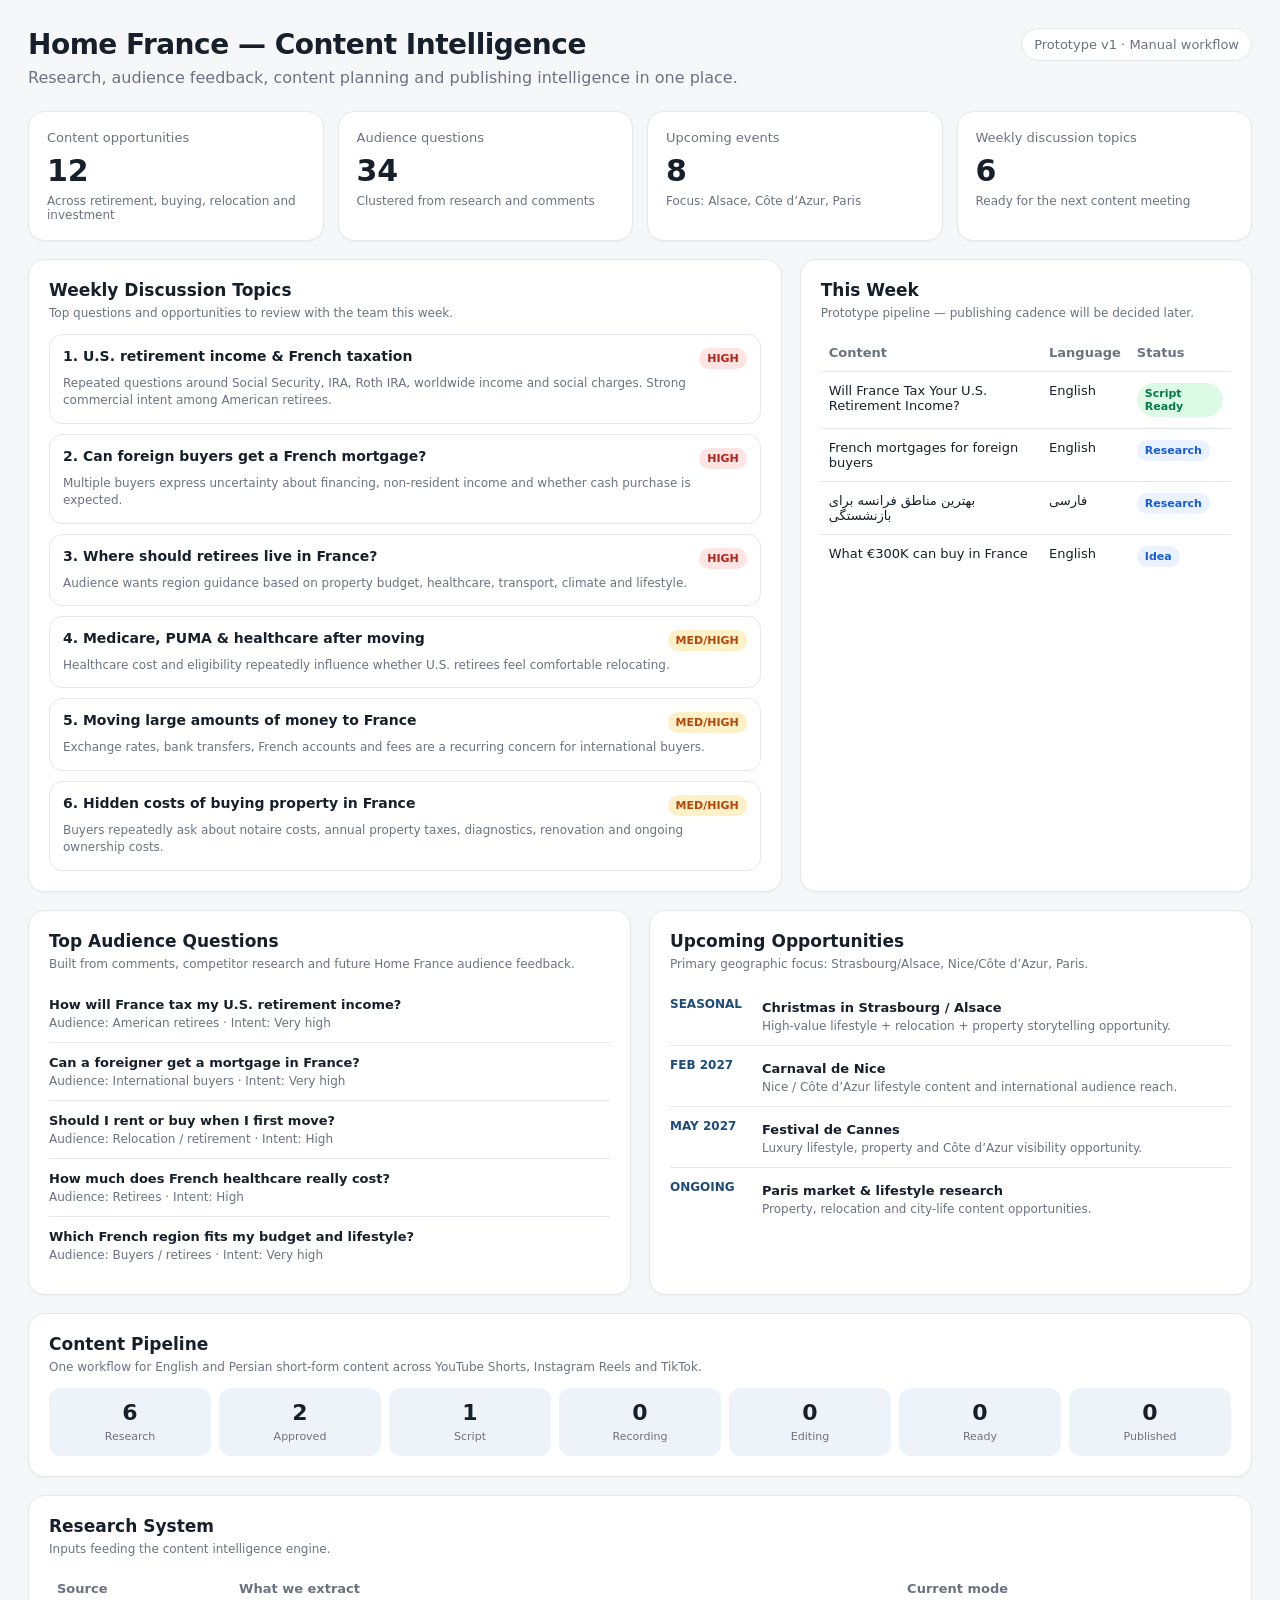
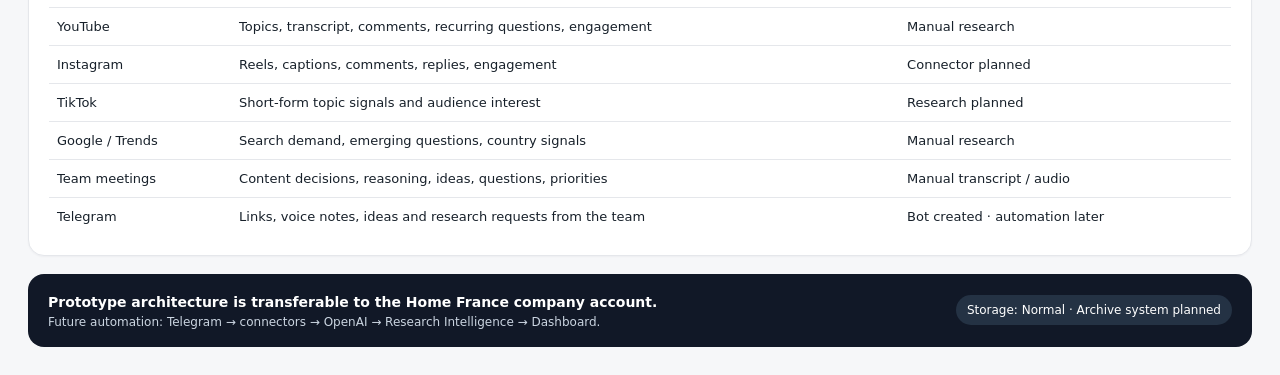
<file: index-2.html>
<!DOCTYPE html>
<html lang="en">
<head>
  <meta charset="UTF-8" />
  <meta name="viewport" content="width=device-width, initial-scale=1.0" />
  <title>Home France Content Intelligence</title>
  <style>
    :root{--bg:#f6f7f9;--card:#fff;--ink:#17202a;--muted:#6b7280;--line:#e5e7eb;--accent:#1f4b7a;--accent2:#edf3f8;--high:#b42318;--med:#b54708;--good:#067647}
    *{box-sizing:border-box} body{margin:0;font-family:Inter,ui-sans-serif,system-ui,-apple-system,BlinkMacSystemFont,"Segoe UI",sans-serif;background:var(--bg);color:var(--ink)}
    .shell{max-width:1440px;margin:0 auto;padding:28px} header{display:flex;justify-content:space-between;gap:20px;align-items:flex-start;margin-bottom:24px}
    .brand h1{margin:0;font-size:28px;letter-spacing:-.5px}.brand p{margin:7px 0 0;color:var(--muted)}
    .pill{padding:8px 12px;border:1px solid var(--line);border-radius:999px;background:#fff;color:var(--muted);font-size:13px;white-space:nowrap}
    .grid4{display:grid;grid-template-columns:repeat(4,1fr);gap:14px;margin-bottom:18px}.metric,.card{background:var(--card);border:1px solid var(--line);border-radius:16px;box-shadow:0 1px 2px rgba(16,24,40,.04)}
    .metric{padding:18px}.metric .label{font-size:13px;color:var(--muted);margin-bottom:8px}.metric .value{font-size:30px;font-weight:700}.metric .sub{font-size:12px;color:var(--muted);margin-top:6px}
    .main{display:grid;grid-template-columns:1.25fr .75fr;gap:18px;margin-bottom:18px}.card{padding:20px}.card h2{font-size:17px;margin:0 0 6px}.card .hint{font-size:12px;color:var(--muted);margin-bottom:14px}
    table{width:100%;border-collapse:collapse}th,td{padding:11px 8px;border-bottom:1px solid var(--line);font-size:13px;vertical-align:top}th{text-align:left;color:var(--muted);font-weight:600}tr:last-child td{border-bottom:none}
    .badge{display:inline-block;padding:4px 8px;border-radius:999px;font-size:11px;font-weight:700}.high{background:#fee4e2;color:var(--high)}.medium{background:#fef0c7;color:var(--med)}.ready{background:#dcfae6;color:var(--good)}.research{background:#eaf2ff;color:#175cd3}
    .topic{border:1px solid var(--line);border-radius:13px;padding:13px;margin-bottom:10px}.topic:last-child{margin-bottom:0}.topic-top{display:flex;justify-content:space-between;gap:12px}.topic-title{font-weight:700;font-size:14px}.topic p{margin:6px 0 0;color:var(--muted);font-size:12px;line-height:1.45}
    .section-grid{display:grid;grid-template-columns:repeat(2,1fr);gap:18px;margin-bottom:18px}.question{padding:12px 0;border-bottom:1px solid var(--line)}.question:last-child{border-bottom:none}.question b{display:block;font-size:13px}.question span{display:block;margin-top:4px;color:var(--muted);font-size:12px}
    .event{display:grid;grid-template-columns:80px 1fr;gap:12px;padding:12px 0;border-bottom:1px solid var(--line)}.event:last-child{border-bottom:none}.event-date{font-size:12px;font-weight:700;color:var(--accent)}.event b{font-size:13px}.event span{display:block;color:var(--muted);font-size:12px;margin-top:3px}
    .pipeline{display:grid;grid-template-columns:repeat(7,1fr);gap:8px}.stage{background:var(--accent2);border-radius:12px;padding:12px 8px;text-align:center}.stage b{display:block;font-size:22px}.stage span{font-size:11px;color:var(--muted)}
    .footer-note{background:#111827;color:#fff;border-radius:16px;padding:18px 20px;display:flex;justify-content:space-between;gap:20px;align-items:center}.footer-note b{font-size:14px}.footer-note span{display:block;color:#cbd5e1;font-size:12px;margin-top:4px}.storage{font-size:12px;background:#243244;padding:8px 11px;border-radius:999px;white-space:nowrap}
    @media(max-width:900px){.grid4,.main,.section-grid{grid-template-columns:1fr}.pipeline{grid-template-columns:repeat(2,1fr)}header,.footer-note{flex-direction:column}}
  </style>
</head>
<body>
<div class="shell">
  <header><div class="brand"><h1>Home France — Content Intelligence</h1><p>Research, audience feedback, content planning and publishing intelligence in one place.</p></div><div class="pill">Prototype v1 · Manual workflow</div></header>

  <div class="grid4">
    <div class="metric"><div class="label">Content opportunities</div><div class="value">12</div><div class="sub">Across retirement, buying, relocation and investment</div></div>
    <div class="metric"><div class="label">Audience questions</div><div class="value">34</div><div class="sub">Clustered from research and comments</div></div>
    <div class="metric"><div class="label">Upcoming events</div><div class="value">8</div><div class="sub">Focus: Alsace, Côte d’Azur, Paris</div></div>
    <div class="metric"><div class="label">Weekly discussion topics</div><div class="value">6</div><div class="sub">Ready for the next content meeting</div></div>
  </div>

  <div class="main">
    <section class="card">
      <h2>Weekly Discussion Topics</h2><div class="hint">Top questions and opportunities to review with the team this week.</div>
      <div class="topic"><div class="topic-top"><div class="topic-title">1. U.S. retirement income & French taxation</div><span class="badge high">HIGH</span></div><p>Repeated questions around Social Security, IRA, Roth IRA, worldwide income and social charges. Strong commercial intent among American retirees.</p></div>
      <div class="topic"><div class="topic-top"><div class="topic-title">2. Can foreign buyers get a French mortgage?</div><span class="badge high">HIGH</span></div><p>Multiple buyers express uncertainty about financing, non-resident income and whether cash purchase is expected.</p></div>
      <div class="topic"><div class="topic-top"><div class="topic-title">3. Where should retirees live in France?</div><span class="badge high">HIGH</span></div><p>Audience wants region guidance based on property budget, healthcare, transport, climate and lifestyle.</p></div>
      <div class="topic"><div class="topic-top"><div class="topic-title">4. Medicare, PUMA & healthcare after moving</div><span class="badge medium">MED/HIGH</span></div><p>Healthcare cost and eligibility repeatedly influence whether U.S. retirees feel comfortable relocating.</p></div>
      <div class="topic"><div class="topic-top"><div class="topic-title">5. Moving large amounts of money to France</div><span class="badge medium">MED/HIGH</span></div><p>Exchange rates, bank transfers, French accounts and fees are a recurring concern for international buyers.</p></div>
      <div class="topic"><div class="topic-top"><div class="topic-title">6. Hidden costs of buying property in France</div><span class="badge medium">MED/HIGH</span></div><p>Buyers repeatedly ask about notaire costs, annual property taxes, diagnostics, renovation and ongoing ownership costs.</p></div>
    </section>

    <section class="card">
      <h2>This Week</h2><div class="hint">Prototype pipeline — publishing cadence will be decided later.</div>
      <table><thead><tr><th>Content</th><th>Language</th><th>Status</th></tr></thead><tbody>
      <tr><td>Will France Tax Your U.S. Retirement Income?</td><td>English</td><td><span class="badge ready">Script Ready</span></td></tr>
      <tr><td>French mortgages for foreign buyers</td><td>English</td><td><span class="badge research">Research</span></td></tr>
      <tr><td>بهترین مناطق فرانسه برای بازنشستگی</td><td>فارسی</td><td><span class="badge research">Research</span></td></tr>
      <tr><td>What €300K can buy in France</td><td>English</td><td><span class="badge research">Idea</span></td></tr>
      </tbody></table>
    </section>
  </div>

  <div class="section-grid">
    <section class="card"><h2>Top Audience Questions</h2><div class="hint">Built from comments, competitor research and future Home France audience feedback.</div>
      <div class="question"><b>How will France tax my U.S. retirement income?</b><span>Audience: American retirees · Intent: Very high</span></div>
      <div class="question"><b>Can a foreigner get a mortgage in France?</b><span>Audience: International buyers · Intent: Very high</span></div>
      <div class="question"><b>Should I rent or buy when I first move?</b><span>Audience: Relocation / retirement · Intent: High</span></div>
      <div class="question"><b>How much does French healthcare really cost?</b><span>Audience: Retirees · Intent: High</span></div>
      <div class="question"><b>Which French region fits my budget and lifestyle?</b><span>Audience: Buyers / retirees · Intent: Very high</span></div>
    </section>

    <section class="card"><h2>Upcoming Opportunities</h2><div class="hint">Primary geographic focus: Strasbourg/Alsace, Nice/Côte d’Azur, Paris.</div>
      <div class="event"><div class="event-date">SEASONAL</div><div><b>Christmas in Strasbourg / Alsace</b><span>High-value lifestyle + relocation + property storytelling opportunity.</span></div></div>
      <div class="event"><div class="event-date">FEB 2027</div><div><b>Carnaval de Nice</b><span>Nice / Côte d’Azur lifestyle content and international audience reach.</span></div></div>
      <div class="event"><div class="event-date">MAY 2027</div><div><b>Festival de Cannes</b><span>Luxury lifestyle, property and Côte d’Azur visibility opportunity.</span></div></div>
      <div class="event"><div class="event-date">ONGOING</div><div><b>Paris market & lifestyle research</b><span>Property, relocation and city-life content opportunities.</span></div></div>
    </section>
  </div>

  <section class="card" style="margin-bottom:18px"><h2>Content Pipeline</h2><div class="hint">One workflow for English and Persian short-form content across YouTube Shorts, Instagram Reels and TikTok.</div>
    <div class="pipeline"><div class="stage"><b>6</b><span>Research</span></div><div class="stage"><b>2</b><span>Approved</span></div><div class="stage"><b>1</b><span>Script</span></div><div class="stage"><b>0</b><span>Recording</span></div><div class="stage"><b>0</b><span>Editing</span></div><div class="stage"><b>0</b><span>Ready</span></div><div class="stage"><b>0</b><span>Published</span></div></div>
  </section>

  <section class="card" style="margin-bottom:18px"><h2>Research System</h2><div class="hint">Inputs feeding the content intelligence engine.</div>
    <table><thead><tr><th>Source</th><th>What we extract</th><th>Current mode</th></tr></thead><tbody>
      <tr><td>YouTube</td><td>Topics, transcript, comments, recurring questions, engagement</td><td>Manual research</td></tr>
      <tr><td>Instagram</td><td>Reels, captions, comments, replies, engagement</td><td>Connector planned</td></tr>
      <tr><td>TikTok</td><td>Short-form topic signals and audience interest</td><td>Research planned</td></tr>
      <tr><td>Google / Trends</td><td>Search demand, emerging questions, country signals</td><td>Manual research</td></tr>
      <tr><td>Team meetings</td><td>Content decisions, reasoning, ideas, questions, priorities</td><td>Manual transcript / audio</td></tr>
      <tr><td>Telegram</td><td>Links, voice notes, ideas and research requests from the team</td><td>Bot created · automation later</td></tr>
    </tbody></table>
  </section>

  <div class="footer-note"><div><b>Prototype architecture is transferable to the Home France company account.</b><span>Future automation: Telegram → connectors → OpenAI → Research Intelligence → Dashboard.</span></div><div class="storage">Storage: Normal · Archive system planned</div></div>
</div>
</body>
</html>
</file>
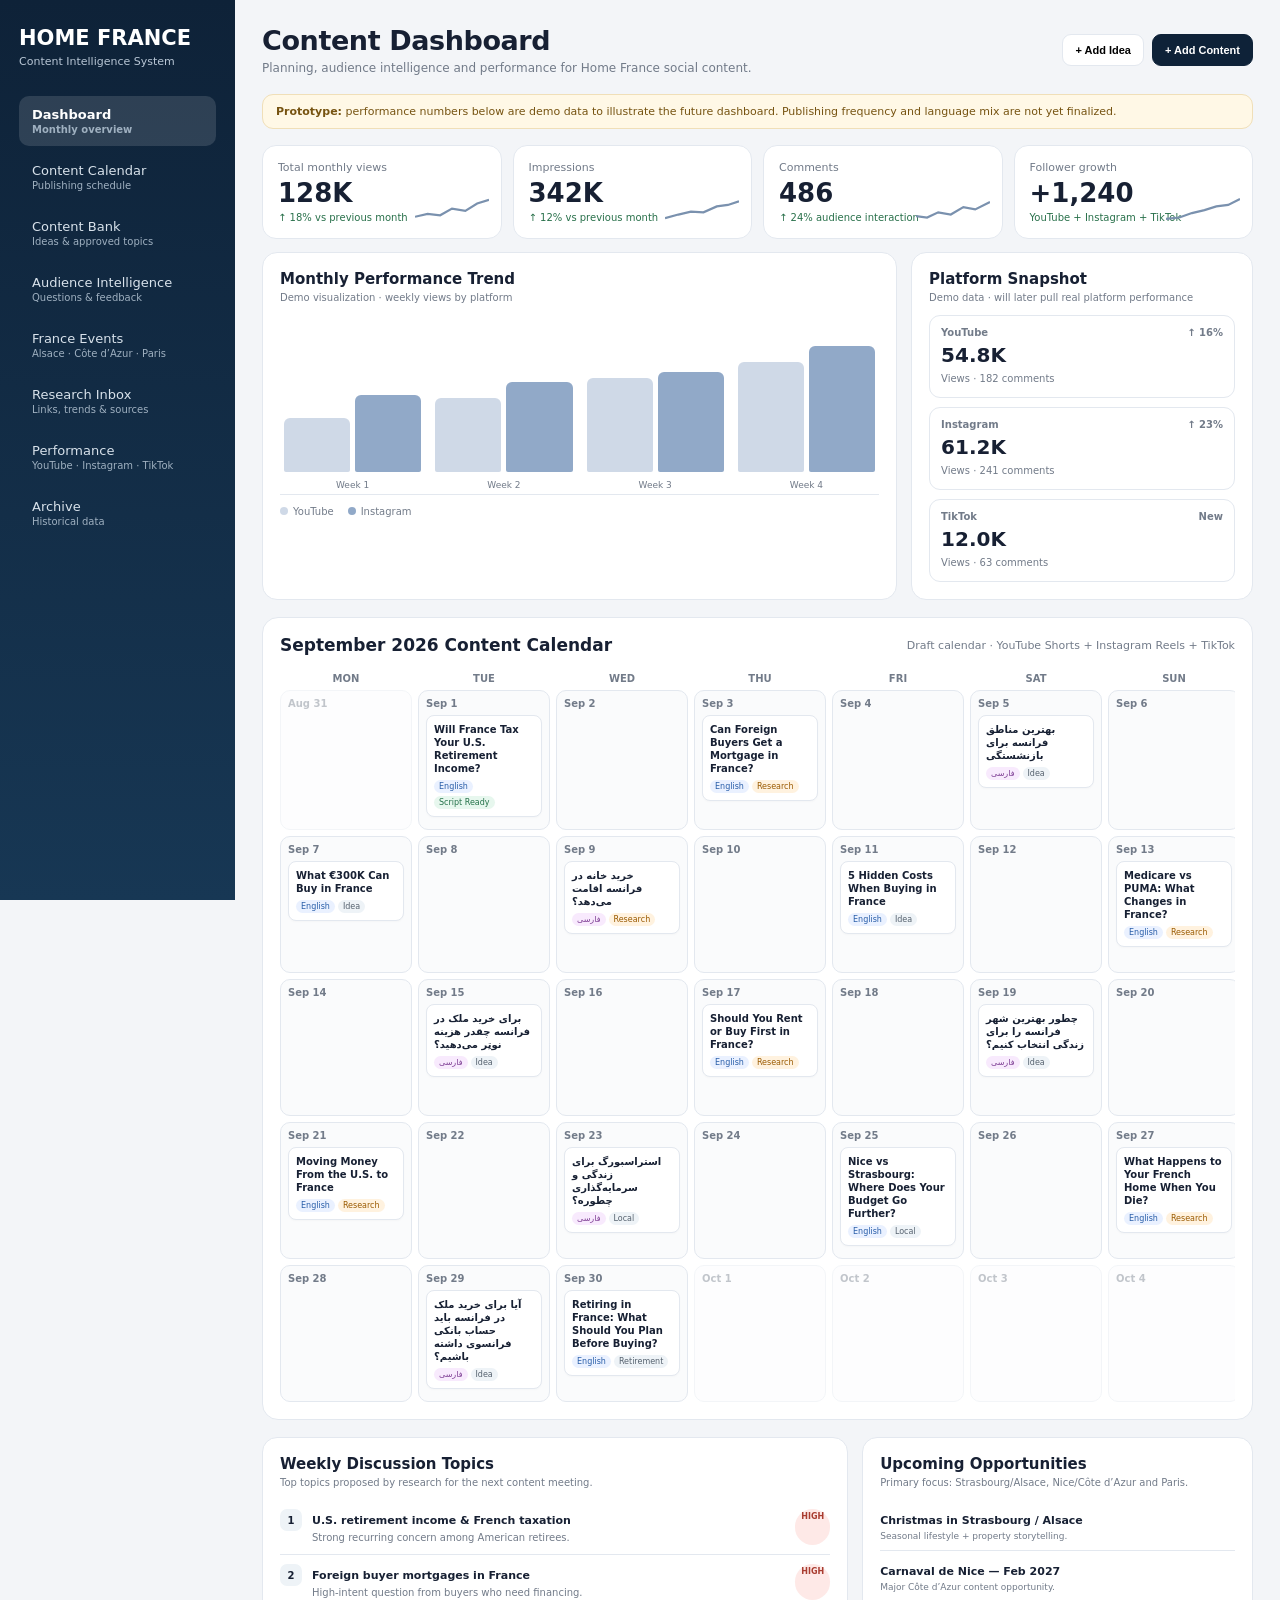
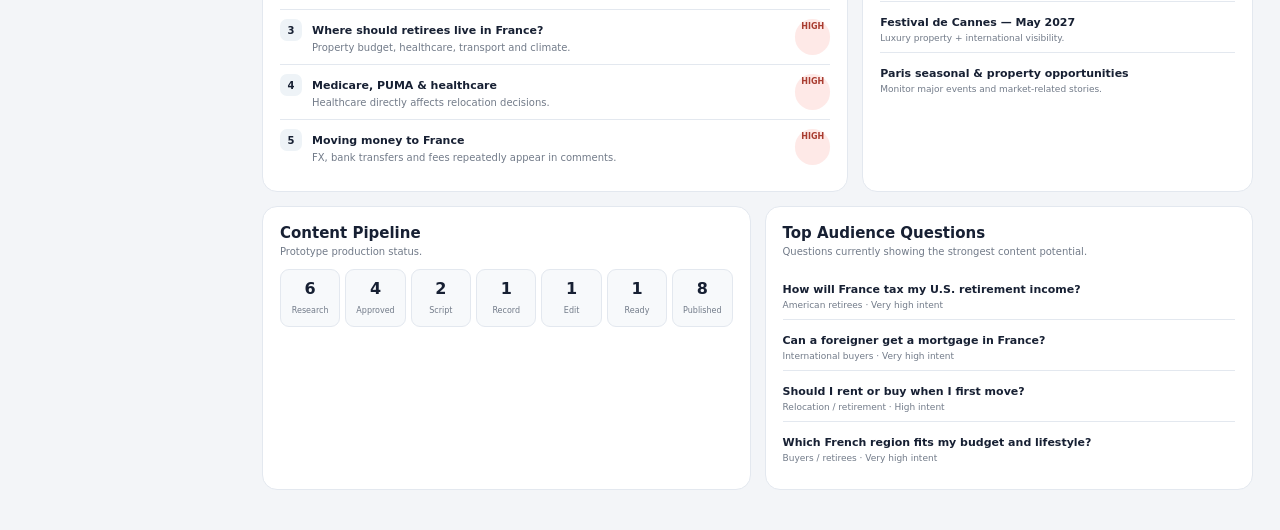
<file: index-3.html>
<!DOCTYPE html>
<html lang="en">
<head>
<meta charset="UTF-8">
<meta name="viewport" content="width=device-width, initial-scale=1.0">
<title>Home France Content Dashboard</title>
<style>
:root{
  --bg:#f3f5f8; --panel:#fff; --text:#172033; --muted:#727b89; --line:#e3e8ef;
  --nav:#0e2238; --nav2:#173754; --soft:#eef3f7;
  --green:#e7f7ee; --greenText:#25724a; --blue:#eaf1ff; --blueText:#285da8;
  --orange:#fff2df; --orangeText:#9a5a00; --pink:#f8eafd; --pinkText:#7e3e94;
  --red:#fee9e7; --redText:#a93d31;
}
*{box-sizing:border-box}
body{margin:0;font-family:Inter,ui-sans-serif,system-ui,-apple-system,BlinkMacSystemFont,"Segoe UI",sans-serif;background:var(--bg);color:var(--text)}
.app{display:grid;grid-template-columns:235px 1fr;min-height:100vh}
.sidebar{background:linear-gradient(180deg,var(--nav),var(--nav2));color:#fff;padding:26px 19px;position:sticky;top:0;height:100vh}
.logo{font-size:21px;font-weight:850;margin-bottom:5px}.sub{font-size:11px;color:#b8c6d5;margin-bottom:28px}
.navitem{padding:11px 13px;border-radius:10px;margin-bottom:6px;font-size:13px;color:#d8e2eb}.navitem.active{background:rgba(255,255,255,.13);font-weight:750;color:#fff}
.navitem small{display:block;font-size:10px;color:#9fb0c0;margin-top:2px}
.main{padding:25px 27px 40px;overflow:auto}.topbar{display:flex;justify-content:space-between;align-items:center;gap:18px;margin-bottom:19px}
.title h1{margin:0;font-size:27px;letter-spacing:-.4px}.title p{margin:5px 0 0;color:var(--muted);font-size:12px}
.actions{display:flex;gap:8px}.btn{border:1px solid var(--line);background:#fff;padding:9px 12px;border-radius:9px;font-size:11px;font-weight:750}.btn.primary{background:var(--nav);color:#fff;border-color:var(--nav)}
.notice{background:#fff8e6;border:1px solid #f0dfb8;color:#765311;border-radius:11px;padding:10px 13px;font-size:11px;margin-bottom:16px}
.metrics{display:grid;grid-template-columns:repeat(4,1fr);gap:11px;margin-bottom:13px}
.metric{background:#fff;border:1px solid var(--line);border-radius:14px;padding:15px;position:relative;overflow:hidden}
.metric .label{font-size:11px;color:var(--muted)}.metric .value{font-size:26px;font-weight:820;margin-top:4px}.metric .delta{font-size:10px;margin-top:4px;color:#28704a}
.spark{position:absolute;right:12px;bottom:14px;width:74px;height:30px}
.spark svg{width:100%;height:100%}
.performance{display:grid;grid-template-columns:1.3fr .7fr;gap:14px;margin-bottom:17px}
.panel{background:#fff;border:1px solid var(--line);border-radius:15px;padding:17px}
.panel h3{margin:0 0 4px;font-size:15px}.hint{font-size:10px;color:var(--muted);margin-bottom:12px}
.chart{height:180px;display:flex;align-items:flex-end;gap:14px;padding:14px 4px 22px;border-bottom:1px solid var(--line);position:relative}
.bar-group{flex:1;display:flex;align-items:flex-end;gap:5px;height:100%;position:relative}
.bar{flex:1;border-radius:6px 6px 2px 2px;min-width:12px}.bar.yt{background:#cfd9e7}.bar.ig{background:#91a9c8}
.bar-label{position:absolute;bottom:-18px;left:0;right:0;text-align:center;font-size:9px;color:var(--muted)}
.legend{display:flex;gap:14px;margin-top:11px;font-size:10px;color:var(--muted)}.dot{display:inline-block;width:8px;height:8px;border-radius:50%;margin-right:5px}
.platforms{display:grid;gap:9px}.platform-card{border:1px solid var(--line);border-radius:11px;padding:11px}
.platform-top{display:flex;justify-content:space-between;font-size:11px;font-weight:760}.platform-card strong{font-size:20px;display:block;margin-top:5px}.platform-card span{font-size:10px;color:var(--muted)}
.calendar-wrap{background:#fff;border:1px solid var(--line);border-radius:16px;padding:17px;margin-bottom:17px}
.calendar-head{display:flex;justify-content:space-between;align-items:center;margin-bottom:12px}.calendar-head h2{margin:0;font-size:17px}.month-label{font-size:11px;color:var(--muted)}
.weekdays,.month-grid{display:grid;grid-template-columns:repeat(7,minmax(130px,1fr));gap:6px;min-width:960px}
.cal-scroll{overflow-x:auto}.weekday{text-align:center;color:var(--muted);font-size:10px;font-weight:800;padding:6px}
.day{min-height:137px;background:#fafbfc;border:1px solid var(--line);border-radius:10px;padding:7px}.day.muted{opacity:.44}.date{font-size:10px;color:var(--muted);font-weight:750;margin-bottom:6px}
.content-card{background:#fff;border:1px solid var(--line);border-radius:8px;padding:7px;margin-bottom:5px;box-shadow:0 1px 2px rgba(16,24,40,.025)}
.ctitle{font-size:10px;line-height:1.3;font-weight:740;margin-bottom:5px}.tags{display:flex;flex-wrap:wrap;gap:3px}.tag{font-size:8px;padding:2px 5px;border-radius:999px;background:var(--soft);color:#55616e}
.tag.en{background:var(--blue);color:var(--blueText)}.tag.fa{background:var(--pink);color:var(--pinkText)}.tag.ready{background:var(--green);color:var(--greenText)}.tag.research{background:var(--orange);color:var(--orangeText)}
.grid{display:grid;grid-template-columns:1.2fr .8fr;gap:14px;margin-bottom:14px}.topic{display:grid;grid-template-columns:24px 1fr auto;gap:8px;padding:9px 0;border-bottom:1px solid var(--line)}
.topic:last-child{border-bottom:none}.num{width:22px;height:22px;border-radius:7px;background:var(--soft);display:flex;align-items:center;justify-content:center;font-size:10px;font-weight:800}
.topic b{font-size:11px}.topic p{font-size:10px;color:var(--muted);margin:3px 0 0;line-height:1.4}.priority{font-size:8px;font-weight:850;padding:3px 6px;border-radius:999px;background:var(--red);color:var(--redText)}
.event,.question{padding:9px 0;border-bottom:1px solid var(--line)}.event:last-child,.question:last-child{border-bottom:none}.event b,.question b{font-size:11px}.event span,.question span{display:block;margin-top:3px;color:var(--muted);font-size:9px}
.bottom{display:grid;grid-template-columns:1fr 1fr;gap:14px}.pipeline{display:grid;grid-template-columns:repeat(7,1fr);gap:5px}.stage{background:#f7f9fb;border:1px solid var(--line);border-radius:9px;padding:9px 5px;text-align:center}.stage b{display:block;font-size:16px}.stage span{font-size:8px;color:var(--muted)}
@media(max-width:1050px){.app{grid-template-columns:1fr}.sidebar{display:none}.metrics{grid-template-columns:repeat(2,1fr)}.performance,.grid,.bottom{grid-template-columns:1fr}}
</style>
</head>
<body>
<div class="app">
<aside class="sidebar">
  <div class="logo">HOME FRANCE</div><div class="sub">Content Intelligence System</div>
  <div class="navitem active">Dashboard<small>Monthly overview</small></div>
  <div class="navitem">Content Calendar<small>Publishing schedule</small></div>
  <div class="navitem">Content Bank<small>Ideas & approved topics</small></div>
  <div class="navitem">Audience Intelligence<small>Questions & feedback</small></div>
  <div class="navitem">France Events<small>Alsace · Côte d’Azur · Paris</small></div>
  <div class="navitem">Research Inbox<small>Links, trends & sources</small></div>
  <div class="navitem">Performance<small>YouTube · Instagram · TikTok</small></div>
  <div class="navitem">Archive<small>Historical data</small></div>
</aside>
<main class="main">
<div class="topbar">
  <div class="title"><h1>Content Dashboard</h1><p>Planning, audience intelligence and performance for Home France social content.</p></div>
  <div class="actions"><button class="btn">+ Add Idea</button><button class="btn primary">+ Add Content</button></div>
</div>

<div class="notice"><b>Prototype:</b> performance numbers below are demo data to illustrate the future dashboard. Publishing frequency and language mix are not yet finalized.</div>

<section class="metrics">
  <div class="metric"><div class="label">Total monthly views</div><div class="value">128K</div><div class="delta">↑ 18% vs previous month</div><div class="spark"><svg viewBox="0 0 100 35"><polyline fill="none" stroke="#7a91ae" stroke-width="3" points="0,28 17,24 34,26 50,17 68,20 84,10 100,5"/></svg></div></div>
  <div class="metric"><div class="label">Impressions</div><div class="value">342K</div><div class="delta">↑ 12% vs previous month</div><div class="spark"><svg viewBox="0 0 100 35"><polyline fill="none" stroke="#7a91ae" stroke-width="3" points="0,30 18,25 35,21 52,22 70,14 85,12 100,7"/></svg></div></div>
  <div class="metric"><div class="label">Comments</div><div class="value">486</div><div class="delta">↑ 24% audience interaction</div><div class="spark"><svg viewBox="0 0 100 35"><polyline fill="none" stroke="#7a91ae" stroke-width="3" points="0,27 15,29 30,22 47,25 64,15 80,18 100,8"/></svg></div></div>
  <div class="metric"><div class="label">Follower growth</div><div class="value">+1,240</div><div class="delta">YouTube + Instagram + TikTok</div><div class="spark"><svg viewBox="0 0 100 35"><polyline fill="none" stroke="#7a91ae" stroke-width="3" points="0,31 18,29 35,23 52,19 68,14 84,12 100,4"/></svg></div></div>
</section>

<section class="performance">
  <div class="panel">
    <h3>Monthly Performance Trend</h3><div class="hint">Demo visualization · weekly views by platform</div>
    <div class="chart">
      <div class="bar-group"><div class="bar yt" style="height:38%"></div><div class="bar ig" style="height:54%"></div><div class="bar-label">Week 1</div></div>
      <div class="bar-group"><div class="bar yt" style="height:52%"></div><div class="bar ig" style="height:63%"></div><div class="bar-label">Week 2</div></div>
      <div class="bar-group"><div class="bar yt" style="height:66%"></div><div class="bar ig" style="height:70%"></div><div class="bar-label">Week 3</div></div>
      <div class="bar-group"><div class="bar yt" style="height:77%"></div><div class="bar ig" style="height:88%"></div><div class="bar-label">Week 4</div></div>
    </div>
    <div class="legend"><span><i class="dot" style="background:#cfd9e7"></i>YouTube</span><span><i class="dot" style="background:#91a9c8"></i>Instagram</span></div>
  </div>
  <div class="panel">
    <h3>Platform Snapshot</h3><div class="hint">Demo data · will later pull real platform performance</div>
    <div class="platforms">
      <div class="platform-card"><div class="platform-top"><span>YouTube</span><span>↑ 16%</span></div><strong>54.8K</strong><span>Views · 182 comments</span></div>
      <div class="platform-card"><div class="platform-top"><span>Instagram</span><span>↑ 23%</span></div><strong>61.2K</strong><span>Views · 241 comments</span></div>
      <div class="platform-card"><div class="platform-top"><span>TikTok</span><span>New</span></div><strong>12.0K</strong><span>Views · 63 comments</span></div>
    </div>
  </div>
</section>

<section class="calendar-wrap">
  <div class="calendar-head"><h2>September 2026 Content Calendar</h2><div class="month-label">Draft calendar · YouTube Shorts + Instagram Reels + TikTok</div></div>
  <div class="cal-scroll">
    <div class="weekdays"><div class="weekday">MON</div><div class="weekday">TUE</div><div class="weekday">WED</div><div class="weekday">THU</div><div class="weekday">FRI</div><div class="weekday">SAT</div><div class="weekday">SUN</div></div>
    <div class="month-grid">
      <div class="day muted"><div class="date">Aug 31</div></div>
      <div class="day"><div class="date">Sep 1</div><div class="content-card"><div class="ctitle">Will France Tax Your U.S. Retirement Income?</div><div class="tags"><span class="tag en">English</span><span class="tag ready">Script Ready</span></div></div></div>
      <div class="day"><div class="date">Sep 2</div></div>
      <div class="day"><div class="date">Sep 3</div><div class="content-card"><div class="ctitle">Can Foreign Buyers Get a Mortgage in France?</div><div class="tags"><span class="tag en">English</span><span class="tag research">Research</span></div></div></div>
      <div class="day"><div class="date">Sep 4</div></div>
      <div class="day"><div class="date">Sep 5</div><div class="content-card"><div class="ctitle">بهترین مناطق فرانسه برای بازنشستگی</div><div class="tags"><span class="tag fa">فارسی</span><span class="tag">Idea</span></div></div></div>
      <div class="day"><div class="date">Sep 6</div></div>

      <div class="day"><div class="date">Sep 7</div><div class="content-card"><div class="ctitle">What €300K Can Buy in France</div><div class="tags"><span class="tag en">English</span><span class="tag">Idea</span></div></div></div>
      <div class="day"><div class="date">Sep 8</div></div>
      <div class="day"><div class="date">Sep 9</div><div class="content-card"><div class="ctitle">خرید خانه در فرانسه اقامت می‌دهد؟</div><div class="tags"><span class="tag fa">فارسی</span><span class="tag research">Research</span></div></div></div>
      <div class="day"><div class="date">Sep 10</div></div>
      <div class="day"><div class="date">Sep 11</div><div class="content-card"><div class="ctitle">5 Hidden Costs When Buying in France</div><div class="tags"><span class="tag en">English</span><span class="tag">Idea</span></div></div></div>
      <div class="day"><div class="date">Sep 12</div></div>
      <div class="day"><div class="date">Sep 13</div><div class="content-card"><div class="ctitle">Medicare vs PUMA: What Changes in France?</div><div class="tags"><span class="tag en">English</span><span class="tag research">Research</span></div></div></div>

      <div class="day"><div class="date">Sep 14</div></div>
      <div class="day"><div class="date">Sep 15</div><div class="content-card"><div class="ctitle">برای خرید ملک در فرانسه چقدر هزینه نوتِر می‌دهید؟</div><div class="tags"><span class="tag fa">فارسی</span><span class="tag">Idea</span></div></div></div>
      <div class="day"><div class="date">Sep 16</div></div>
      <div class="day"><div class="date">Sep 17</div><div class="content-card"><div class="ctitle">Should You Rent or Buy First in France?</div><div class="tags"><span class="tag en">English</span><span class="tag research">Research</span></div></div></div>
      <div class="day"><div class="date">Sep 18</div></div>
      <div class="day"><div class="date">Sep 19</div><div class="content-card"><div class="ctitle">چطور بهترین شهر فرانسه را برای زندگی انتخاب کنیم؟</div><div class="tags"><span class="tag fa">فارسی</span><span class="tag">Idea</span></div></div></div>
      <div class="day"><div class="date">Sep 20</div></div>

      <div class="day"><div class="date">Sep 21</div><div class="content-card"><div class="ctitle">Moving Money From the U.S. to France</div><div class="tags"><span class="tag en">English</span><span class="tag research">Research</span></div></div></div>
      <div class="day"><div class="date">Sep 22</div></div>
      <div class="day"><div class="date">Sep 23</div><div class="content-card"><div class="ctitle">استراسبورگ برای زندگی و سرمایه‌گذاری چطوره؟</div><div class="tags"><span class="tag fa">فارسی</span><span class="tag">Local</span></div></div></div>
      <div class="day"><div class="date">Sep 24</div></div>
      <div class="day"><div class="date">Sep 25</div><div class="content-card"><div class="ctitle">Nice vs Strasbourg: Where Does Your Budget Go Further?</div><div class="tags"><span class="tag en">English</span><span class="tag">Local</span></div></div></div>
      <div class="day"><div class="date">Sep 26</div></div>
      <div class="day"><div class="date">Sep 27</div><div class="content-card"><div class="ctitle">What Happens to Your French Home When You Die?</div><div class="tags"><span class="tag en">English</span><span class="tag research">Research</span></div></div></div>

      <div class="day"><div class="date">Sep 28</div></div>
      <div class="day"><div class="date">Sep 29</div><div class="content-card"><div class="ctitle">آیا برای خرید ملک در فرانسه باید حساب بانکی فرانسوی داشته باشیم؟</div><div class="tags"><span class="tag fa">فارسی</span><span class="tag">Idea</span></div></div></div>
      <div class="day"><div class="date">Sep 30</div><div class="content-card"><div class="ctitle">Retiring in France: What Should You Plan Before Buying?</div><div class="tags"><span class="tag en">English</span><span class="tag">Retirement</span></div></div></div>
      <div class="day muted"><div class="date">Oct 1</div></div><div class="day muted"><div class="date">Oct 2</div></div><div class="day muted"><div class="date">Oct 3</div></div><div class="day muted"><div class="date">Oct 4</div></div>
    </div>
  </div>
</section>

<div class="grid">
<section class="panel"><h3>Weekly Discussion Topics</h3><div class="hint">Top topics proposed by research for the next content meeting.</div>
<div class="topic"><div class="num">1</div><div><b>U.S. retirement income & French taxation</b><p>Strong recurring concern among American retirees.</p></div><span class="priority">HIGH</span></div>
<div class="topic"><div class="num">2</div><div><b>Foreign buyer mortgages in France</b><p>High-intent question from buyers who need financing.</p></div><span class="priority">HIGH</span></div>
<div class="topic"><div class="num">3</div><div><b>Where should retirees live in France?</b><p>Property budget, healthcare, transport and climate.</p></div><span class="priority">HIGH</span></div>
<div class="topic"><div class="num">4</div><div><b>Medicare, PUMA & healthcare</b><p>Healthcare directly affects relocation decisions.</p></div><span class="priority">HIGH</span></div>
<div class="topic"><div class="num">5</div><div><b>Moving money to France</b><p>FX, bank transfers and fees repeatedly appear in comments.</p></div><span class="priority">HIGH</span></div>
</section>
<section class="panel"><h3>Upcoming Opportunities</h3><div class="hint">Primary focus: Strasbourg/Alsace, Nice/Côte d’Azur and Paris.</div>
<div class="event"><b>Christmas in Strasbourg / Alsace</b><span>Seasonal lifestyle + property storytelling.</span></div>
<div class="event"><b>Carnaval de Nice — Feb 2027</b><span>Major Côte d’Azur content opportunity.</span></div>
<div class="event"><b>Festival de Cannes — May 2027</b><span>Luxury property + international visibility.</span></div>
<div class="event"><b>Paris seasonal & property opportunities</b><span>Monitor major events and market-related stories.</span></div>
</section>
</div>

<div class="bottom">
<section class="panel"><h3>Content Pipeline</h3><div class="hint">Prototype production status.</div><div class="pipeline">
<div class="stage"><b>6</b><span>Research</span></div><div class="stage"><b>4</b><span>Approved</span></div><div class="stage"><b>2</b><span>Script</span></div><div class="stage"><b>1</b><span>Record</span></div><div class="stage"><b>1</b><span>Edit</span></div><div class="stage"><b>1</b><span>Ready</span></div><div class="stage"><b>8</b><span>Published</span></div>
</div></section>
<section class="panel"><h3>Top Audience Questions</h3><div class="hint">Questions currently showing the strongest content potential.</div>
<div class="question"><b>How will France tax my U.S. retirement income?</b><span>American retirees · Very high intent</span></div>
<div class="question"><b>Can a foreigner get a mortgage in France?</b><span>International buyers · Very high intent</span></div>
<div class="question"><b>Should I rent or buy when I first move?</b><span>Relocation / retirement · High intent</span></div>
<div class="question"><b>Which French region fits my budget and lifestyle?</b><span>Buyers / retirees · Very high intent</span></div>
</section>
</div>
</main>
</div>
</body>
</html>
</file>
